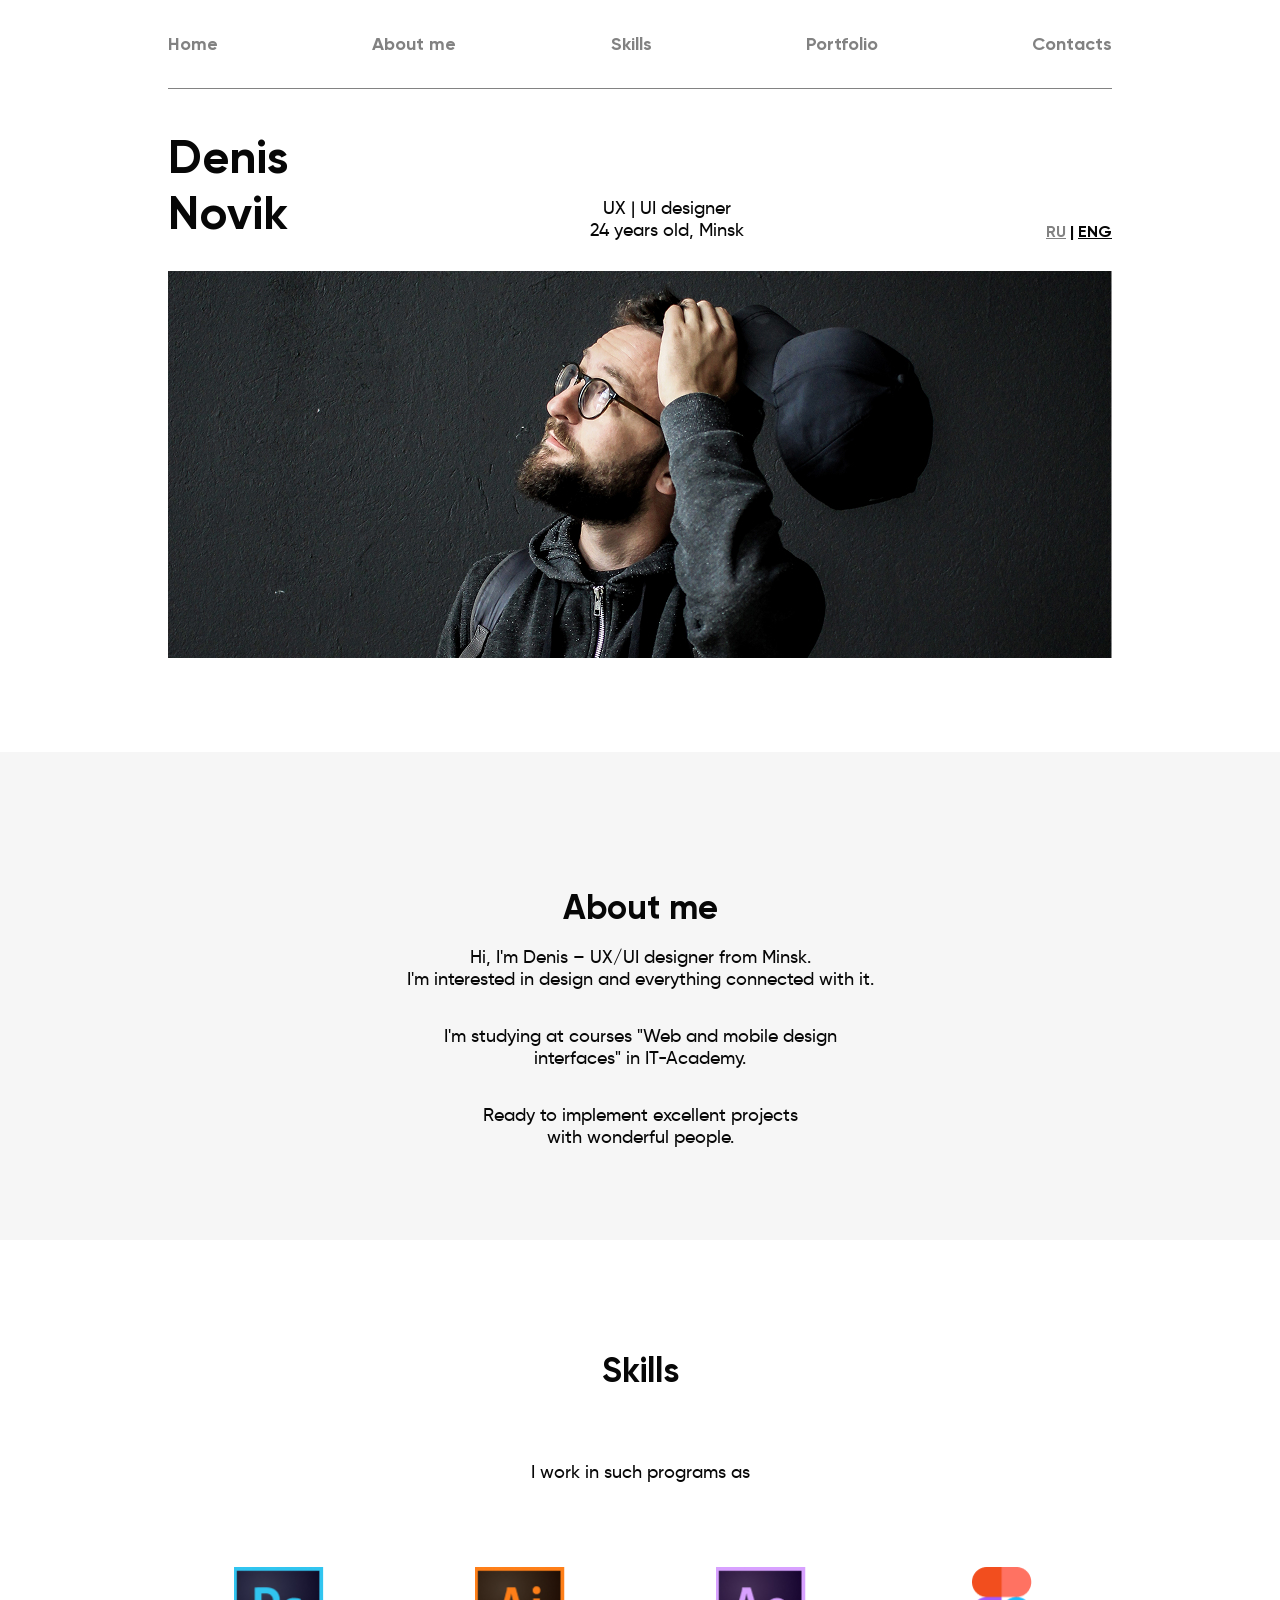
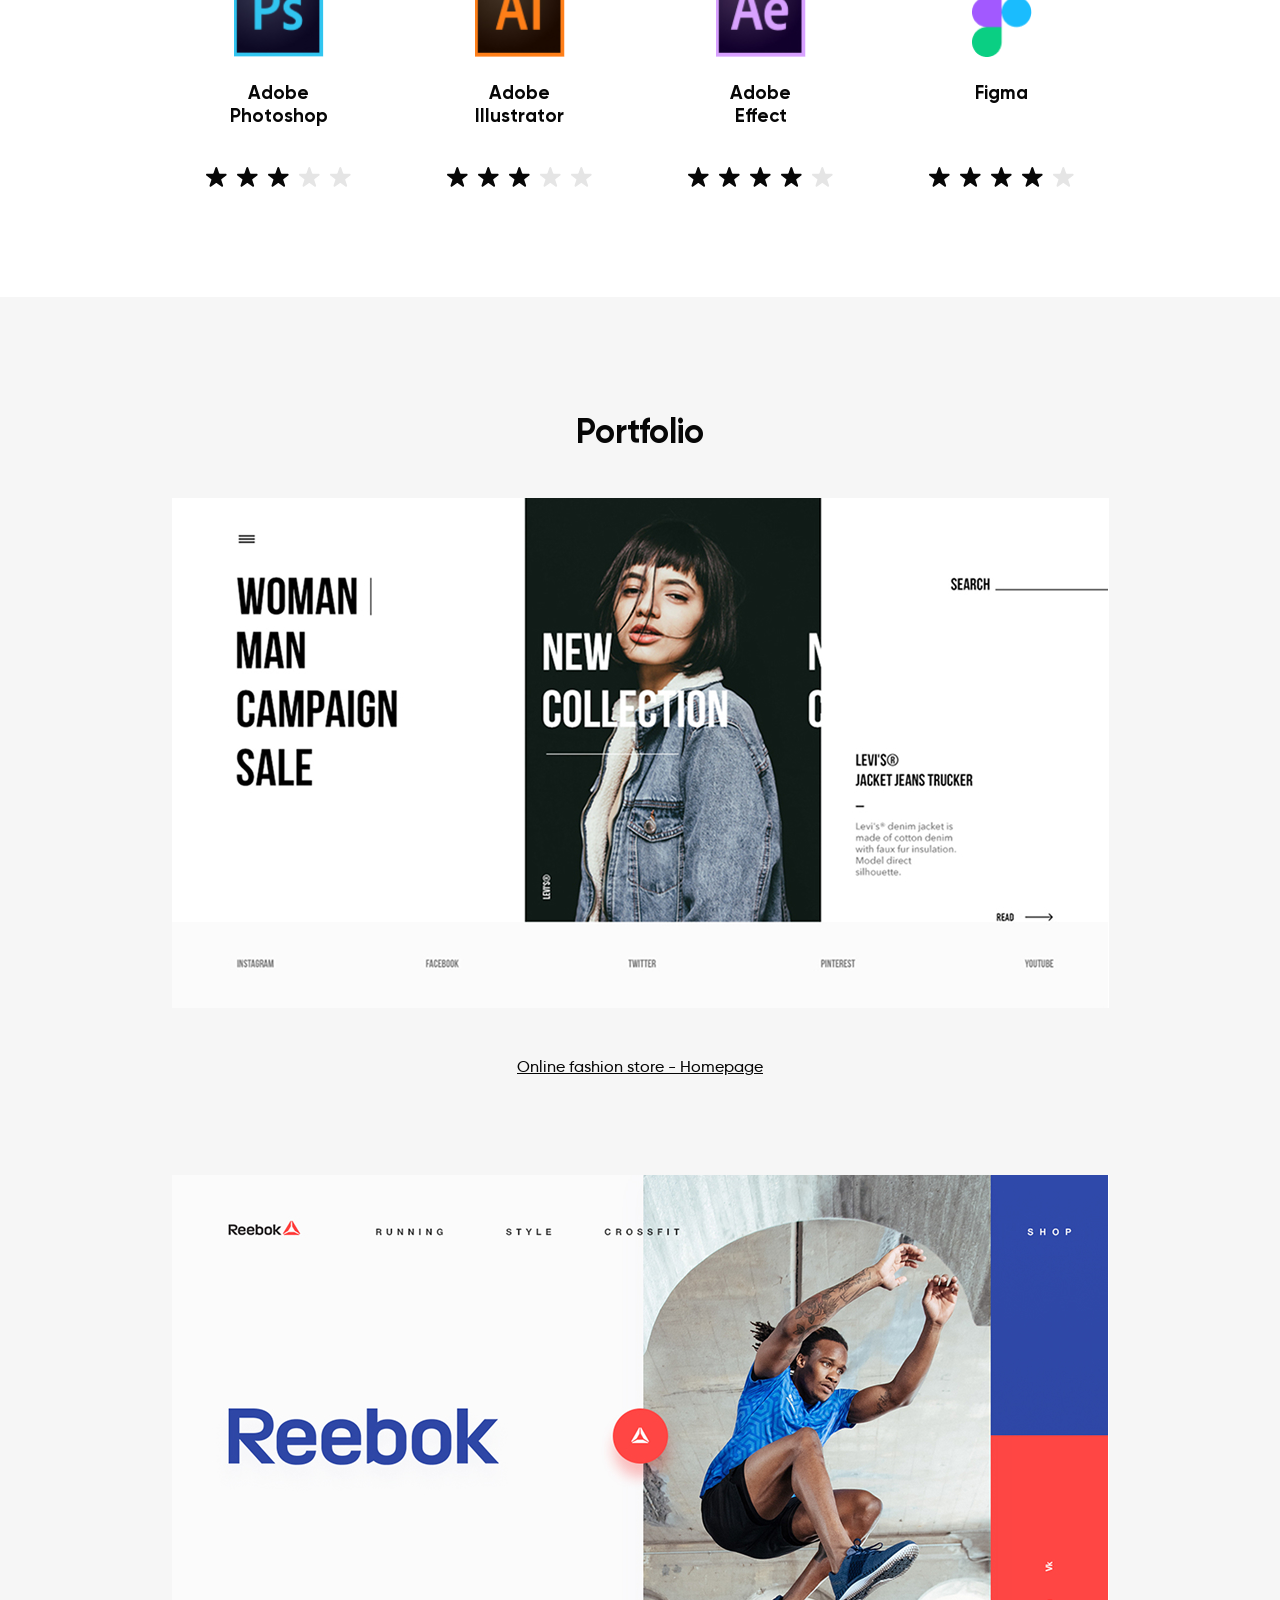
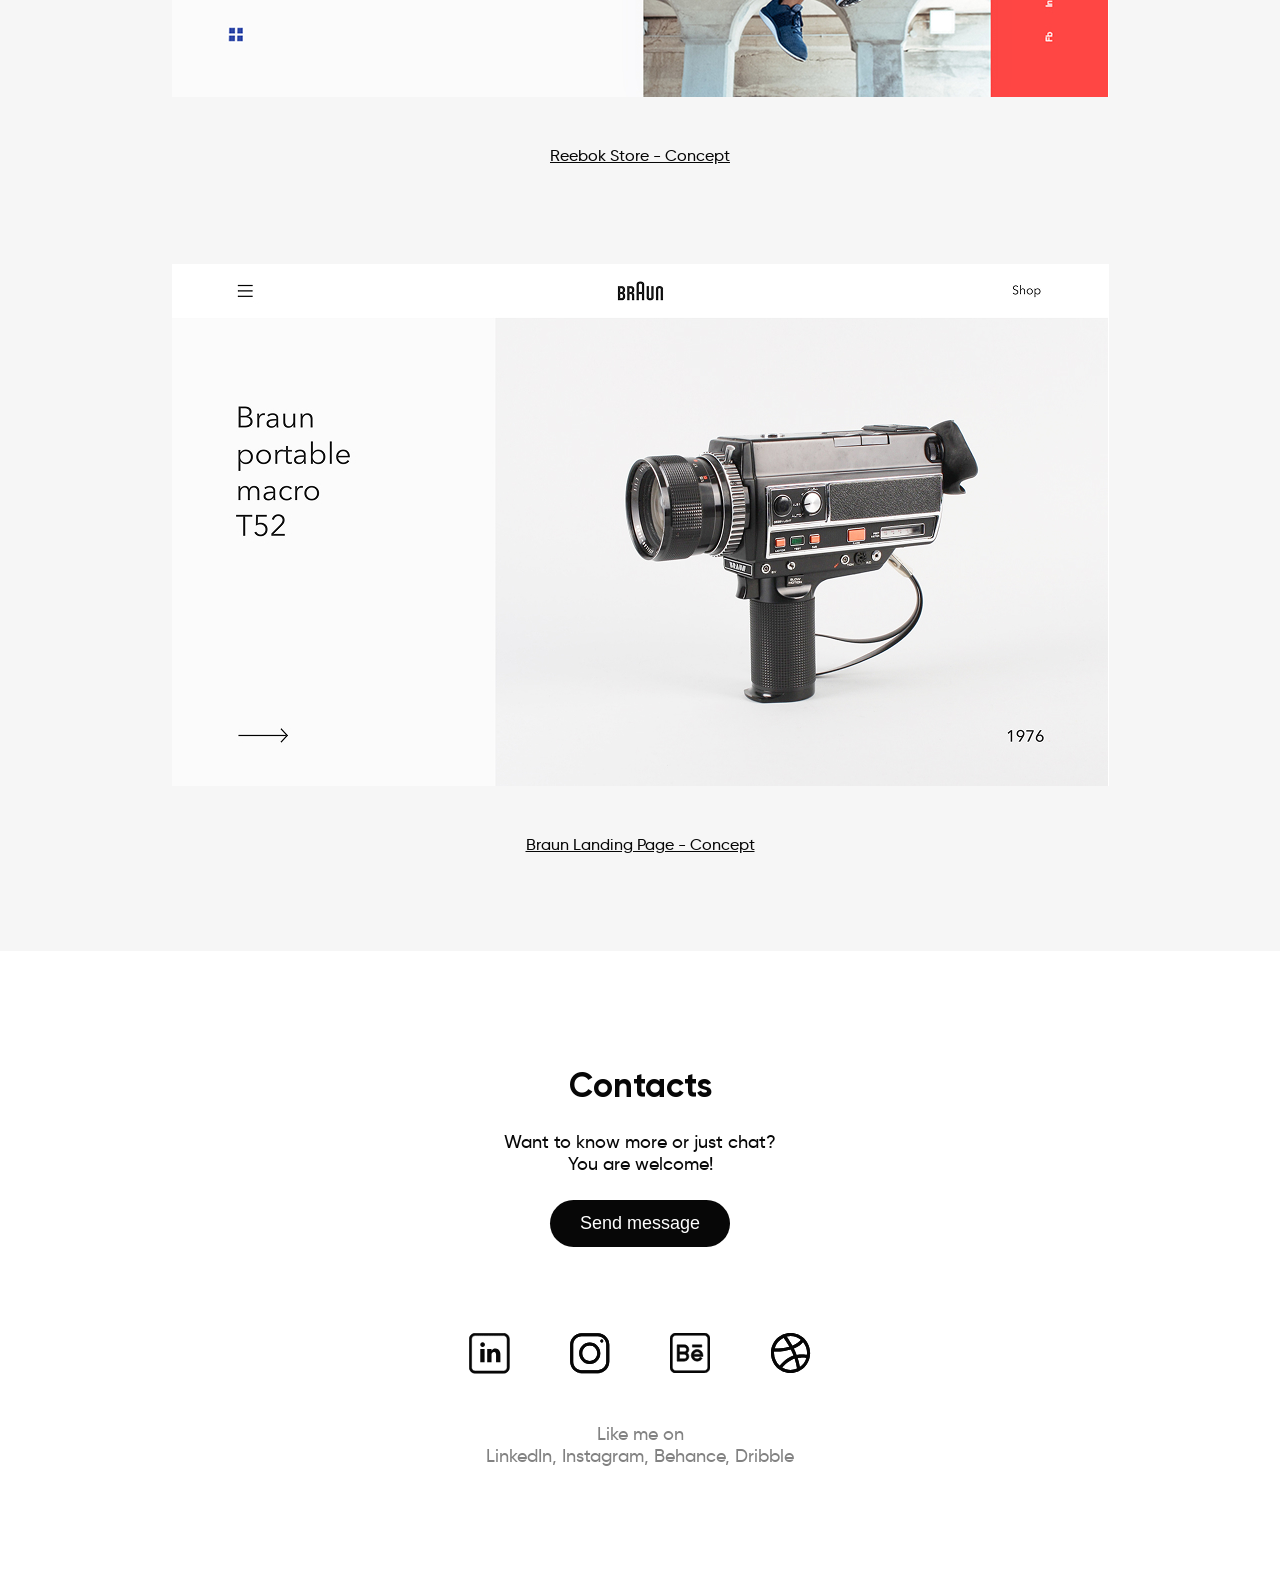
<file: index.html>
<!DOCTYPE html>
<html lang="en">

<head>
  <meta charset="UTF-8">
  <meta name="viewport" content="width=device-width, initial-scale=1.0">
  <title>Portfolio</title>
</head>

<body>
  <script src="./lang.js"></script>
</body>

</html>
</file>
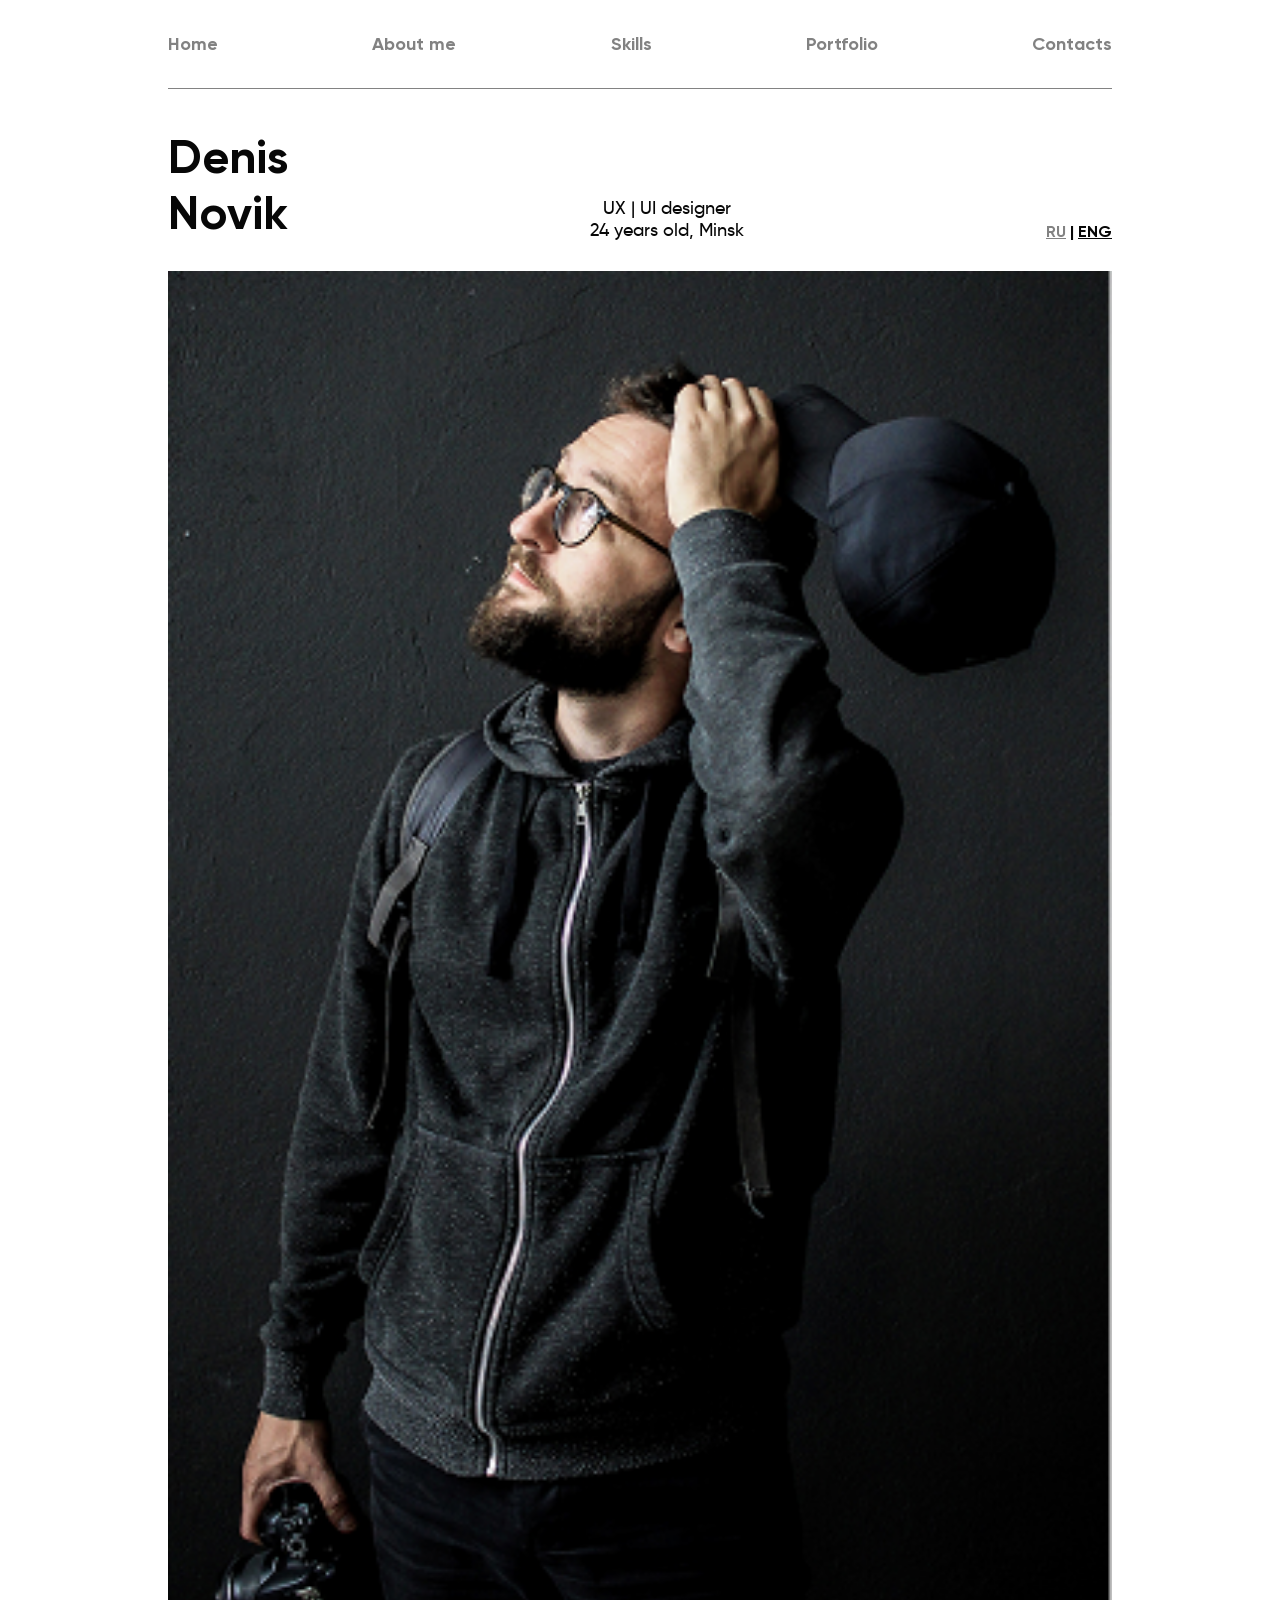
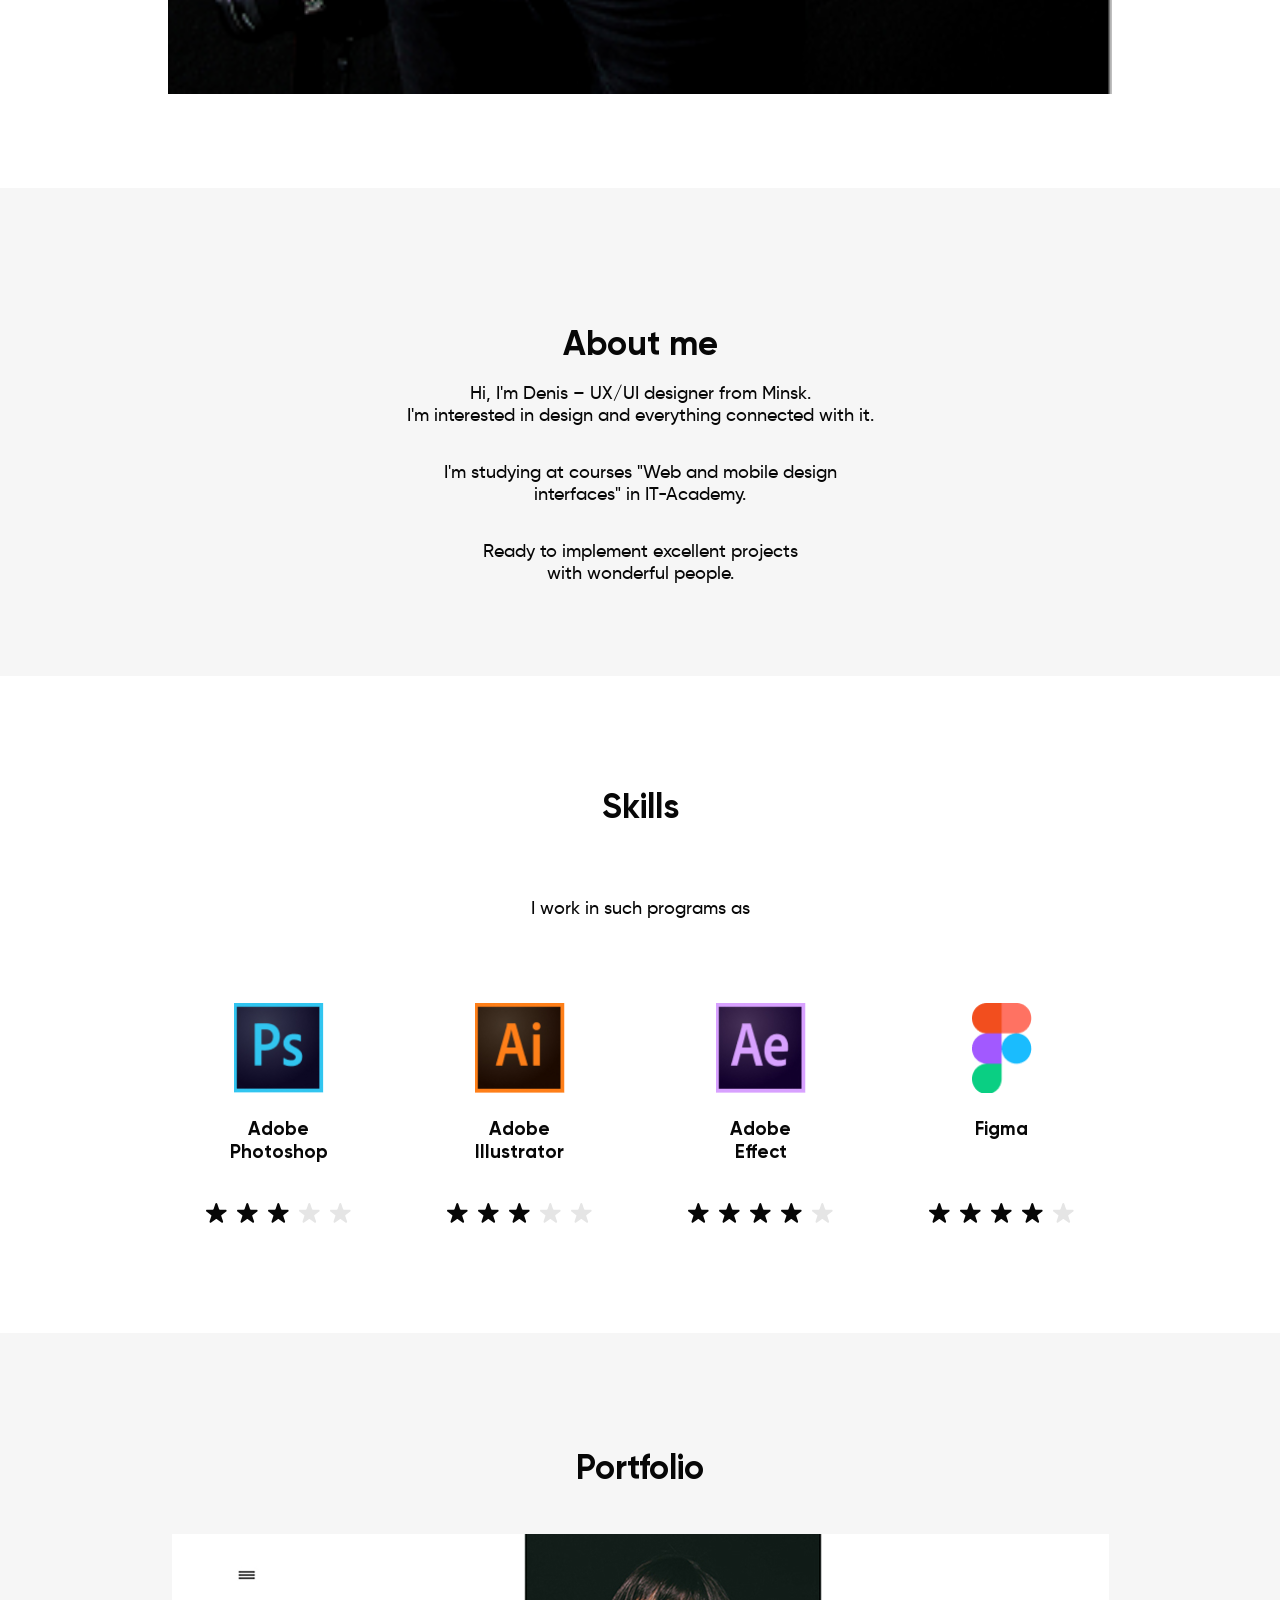
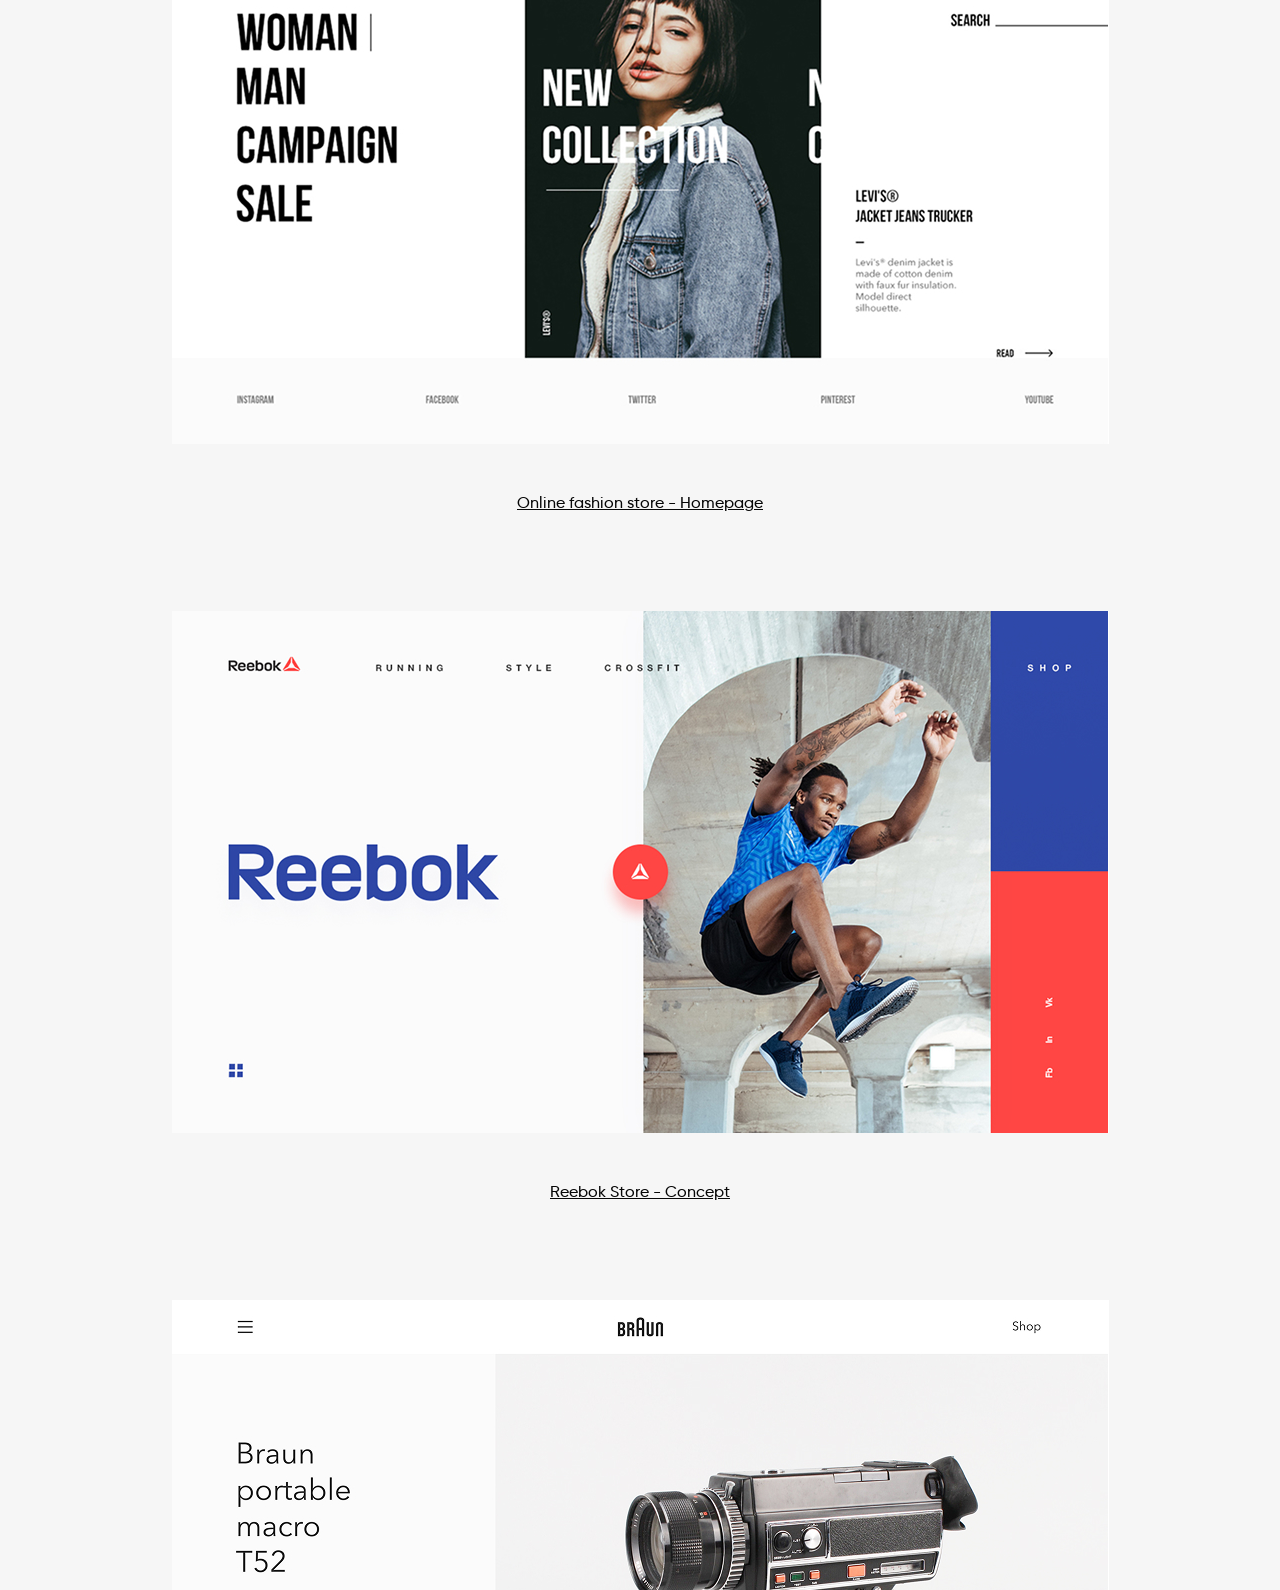
<file: en/index.html>
<!DOCTYPE html>
<html lang="en">

<head>
  <meta charset="UTF-8">
  <meta name="viewport" content="width=device-width, initial-scale=1.0">
  <title>Porfolio</title>
  <link rel="stylesheet" href="../style.css">
</head>

<body>
  <header class="header">
    <div class="header__container container">
      <nav class="nav">
        <ul class="nav__list reset-list">
          <li><a class="nav__link" href="/">Home</a></li>
          <li><a class="nav__link" onclick="showMenu()" href="#about">About me</a></li>
          <li><a class="nav__link" onclick="showMenu()" href="#skills">Skills</a></li>
          <li><a class="nav__link" onclick="showMenu()" href="#portfolio">Portfolio</a></li>
          <li><a class="nav__link" onclick="showMenu()" href="#contacts">Contacts</a></li>
        </ul>
      </nav>
      <div class="lang header__lang">
        <a href="/2-portfolio/ru/" class="lang__btn reset-button">RU</a>
        |
        <a href="/2-portfolio/en/" class="lang__btn lang__btn_active reset-button">ENG</a>
      </div>
    </div>
  </header>
  <main class="main">
    <section class="hero">
      <div class="hero__container container">
        <div class="hero__content">
          <div class="hero__content-inner">
            <h2 class="hero__title">
              Denis <br> Novik
            </h2>
            <p class="hero__description text">
              UX | UI designer <br>
              24 years old, Minsk
            </p>
          </div>
          <button class="burger reset-button" onclick="showMenu()">
            <span></span>
            <span></span>
            <span></span>
          </button>
          <div class="lang hero__lang">
            <a href="/2-portfolio/ru/" class="lang__btn reset-button">RU</a>
            |
            <a href="/2-portfolio/en/" class="lang__btn lang__btn_active reset-button">ENG</a>
          </div>
        </div>
        <picture>
          <source media="(min-width: 768px)" srcset="../img/hero/desktop.jpg">
          <img class="hero__img" src="../img/hero/mobile.jpg" alt="">
        </picture>
      </div>
    </section>
    <section class="about" id="about">
      <div class="about__container text container">
        <h2 class="about__title title">About me</h2>
        <p class="about__text">
          Hi, I'm Denis – UX/UI designer from Minsk. <br>
          I'm interested in design and everything connected with it.
        </p>
        <p class="about__text">
          I'm studying at courses "Web and mobile design <br>
          interfaces" in IT-Academy.
        </p>
        <p class="about__text">
          Ready to implement excellent projects <br>
          with wonderful people.
        </p>
      </div>
    </section>
    <section class="skills" id="skills">
      <div class="skills__container container">
        <h2 class="skills__title title">Skills</h2>
        <p class="skills__text text">I work in such programs as</p>
        <ul class="skills__list reset-list">
          <li>
            <img width="90" height="90" src="../img/skills/ps.jpg" alt="PhotoShop">
            <h3 class="skills__item-title">Adobe <br> Photoshop</h3>
            <ul class="skills__item-list-star reset-list">
              <li>
                <img src="../svg/star.svg" alt="">
              </li>
              <li>
                <img src="../svg/star.svg" alt="">
              </li>
              <li>
                <img src="../svg/star.svg" alt="">
              </li>
              <li>
                <img src="../svg/star-light.svg" alt="">
              </li>
              <li>
                <img src="../svg/star-light.svg" alt="">
              </li>
            </ul>
          </li>
          <li>
            <img width="90" height="90" src="../img/skills/ai.jpg" alt="Adobe Illustrator">
            <h3 class="skills__item-title">Adobe <br> Illustrator</h3>
            <ul class="skills__item-list-star reset-list">
              <li>
                <img src="../svg/star.svg" alt="">
              </li>
              <li>
                <img src="../svg/star.svg" alt="">
              </li>
              <li>
                <img src="../svg/star.svg" alt="">
              </li>
              <li>
                <img src="../svg/star-light.svg" alt="">
              </li>
              <li>
                <img src="../svg/star-light.svg" alt="">
              </li>
            </ul>
          </li>
          <li>
            <img width="90" height="90" src="../img/skills/ae.jpg" alt="Adobe Effect">
            <h3 class="skills__item-title">Adobe <br> Effect</h3>
            <ul class="skills__item-list-star reset-list">
              <li>
                <img src="../svg/star.svg" alt="">
              </li>
              <li>
                <img src="../svg/star.svg" alt="">
              </li>
              <li>
                <img src="../svg/star.svg" alt="">
              </li>
              <li>
                <img src="../svg/star.svg" alt="">
              </li>
              <li>
                <img src="../svg/star-light.svg" alt="">
              </li>
            </ul>
          </li>
          <li>
            <img width="60" height="90" src="../img/skills/figma.png" alt="Figma">
            <h3 class="skills__item-title">Figma</h3>
            <ul class="skills__item-list-star reset-list">
              <li>
                <img src="../svg/star.svg" alt="">
              </li>
              <li>
                <img src="../svg/star.svg" alt="">
              </li>
              <li>
                <img src="../svg/star.svg" alt="">
              </li>
              <li>
                <img src="../svg/star.svg" alt="">
              </li>
              <li>
                <img src="../svg/star-light.svg" alt="">
              </li>
            </ul>
          </li>
        </ul>
      </div>
    </section>
    <section class="portfolio" id="portfolio">
      <div class="portfolio__container container">
        <h2 class="portfolio__title title">Portfolio</h2>
        <ul class="portfolio__list reset-list">
          <li class="portfolio__item">
            <img class="portfolio__img" src="../img/portfolio/fashion-store.jpg" alt="">
            <a class="portfolio__link" href="#">Online fashion store - Homepage</a>
          </li>
          <li class="portfolio__item">
            <img class="portfolio__img" src="../img/portfolio/reebok_web.jpg" alt="">
            <a class="portfolio__link" href="#">Reebok Store - Concept</a>
          </li>
          <li class="portfolio__item">
            <img class="portfolio__img" src="../img/portfolio/braun-landing-page.jpg" alt="">
            <a class="portfolio__link" href="#">Braun Landing Page - Concept</a>
          </li>
        </ul>
      </div>
    </section>
    <section class="contact" id="contacts">
      <div class="contact__container container">
        <h2 class="contact__title title">Contacts</h2>
        <p class="contact__text text">
          Want to know more or just chat? <br>
          You are welcome!
        </p>
        <button class="contact__btn reset-button text" onclick="dialog.showModal()">Send message</button>
      </div>
    </section>
  </main>
  <footer class="footer">
    <div class="footer__container container">
      <ul class="footer__list reset-list">
        <li>
          <a class="footer__link" href="#">
            <img src="../svg/linkedin.svg" alt="">
          </a>
        </li>
        <li>
          <a class="footer__link" href="#">
            <img src="../svg/instagram.svg" alt="">
          </a>
        </li>
        <li>
          <a class="footer__link" href="#">
            <img src="../svg/behance.svg" alt="">
          </a>
        </li>
        <li>
          <a class="footer__link" href="#">
            <img src="../svg/dribble.svg" alt="">
          </a>
        </li>
      </ul>
      <p class="footer__copyright text">
        Like me on <br>
        LinkedIn, Instagram, Behance, Dribble
      </p>
    </div>
  </footer>
  <dialog class="dialog" id="dialog">
    <div class="dialog__close-box">
      <button class="dialog__close" onclick="dialog.close()">X</button>
    </div>
    <form class="dialog__form" action="https://api.web3forms.com/submit" method="POST">
      <input type="hidden" name="access_key" value="63809841-c47b-4133-b4d4-454c4babaf0c">
      <div><input type="text" name="name" placeholder="Name" required></div>
      <div><input type="email" name="email" placeholder="Email" required></div>
      <div><textarea name="message" placeholder="Message" required></textarea></div>
      <button type="submit">Submit Form</button>
    </form>
  </dialog>
  <script src="../main.js"></script>
</body>

</html>
</file>
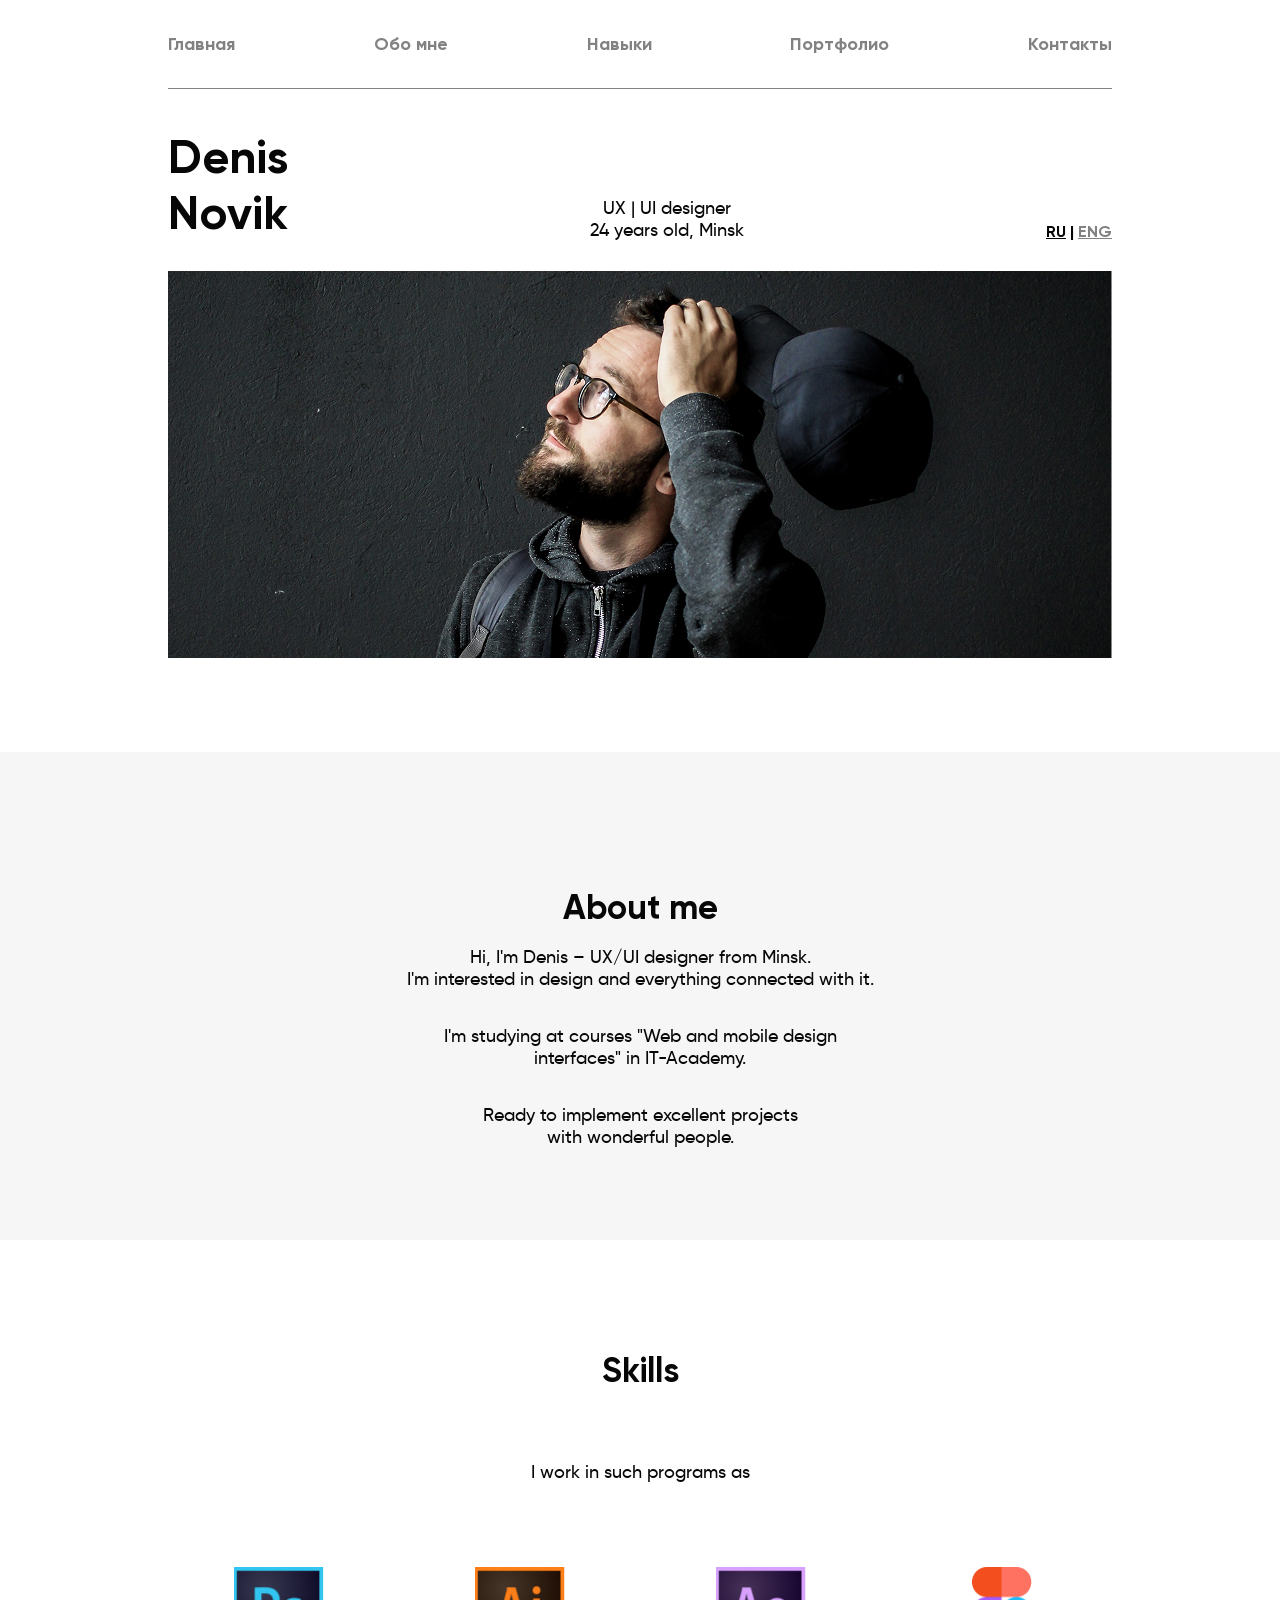
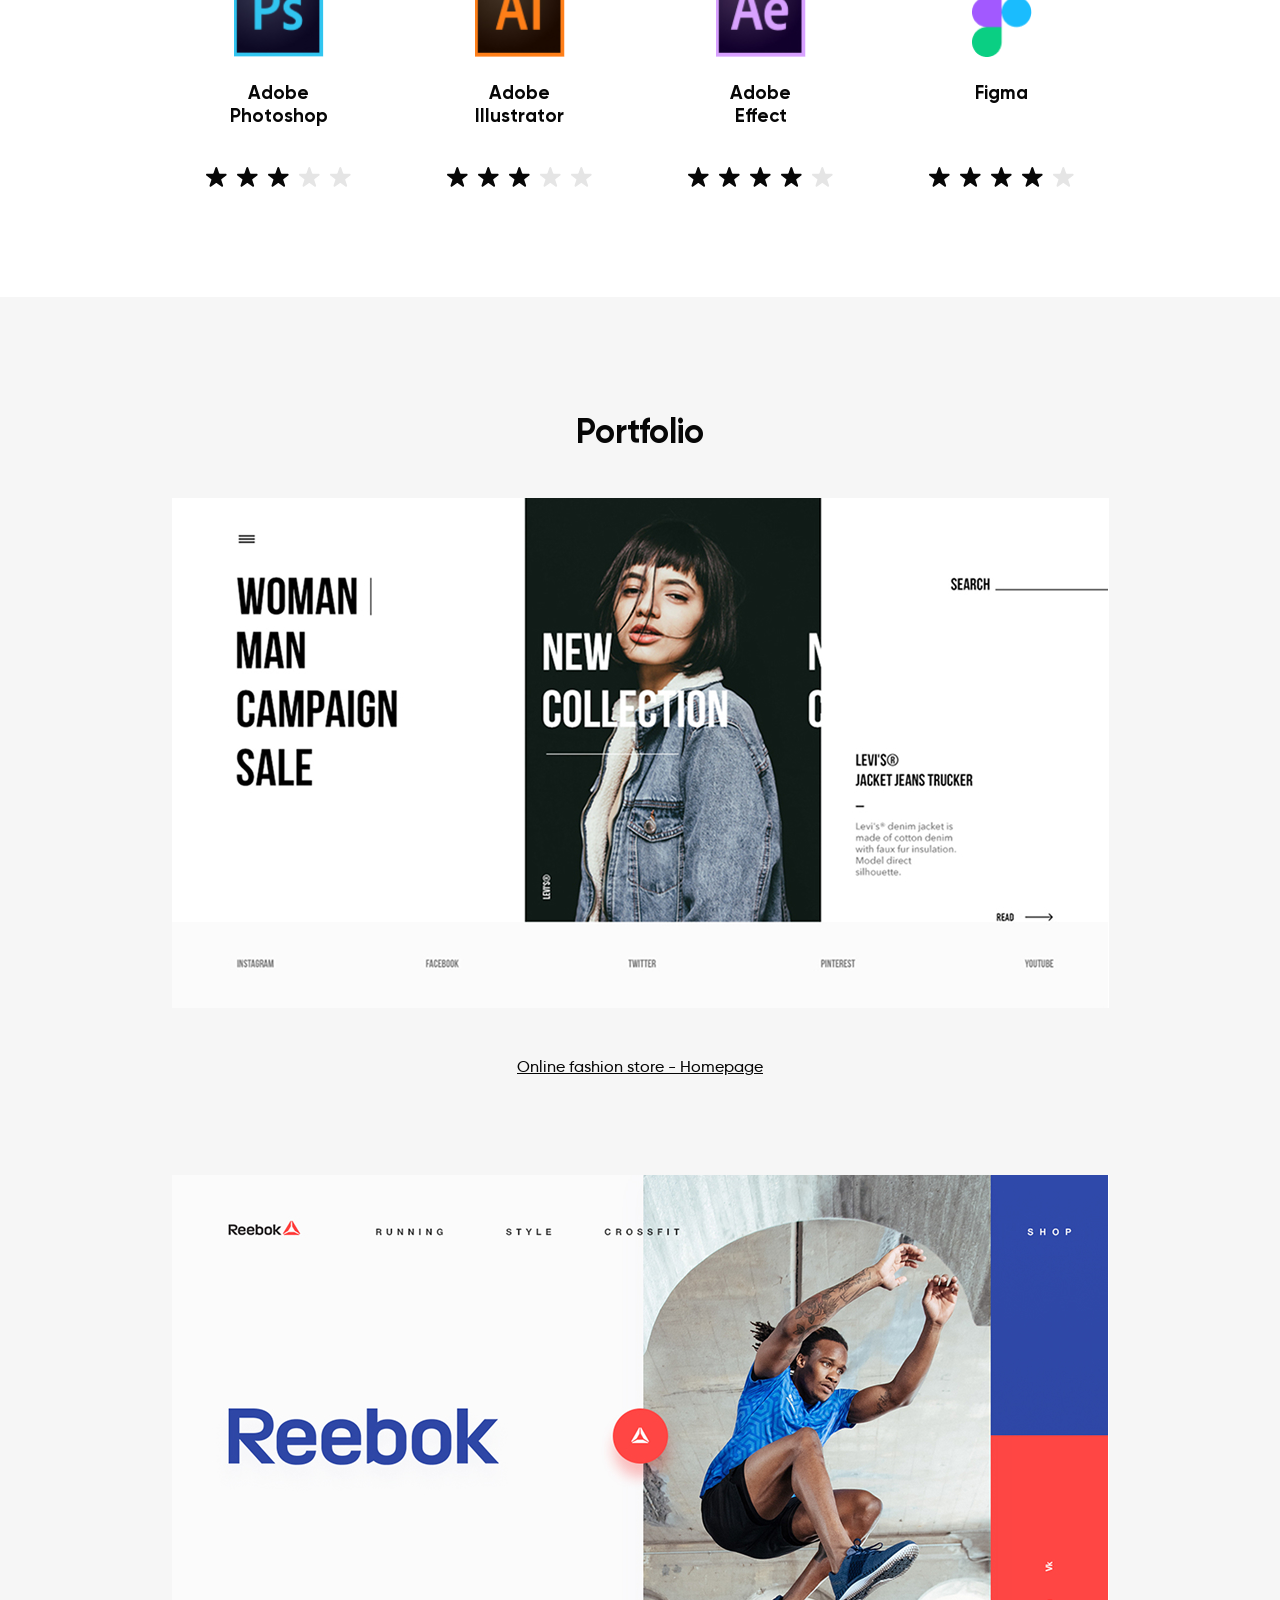
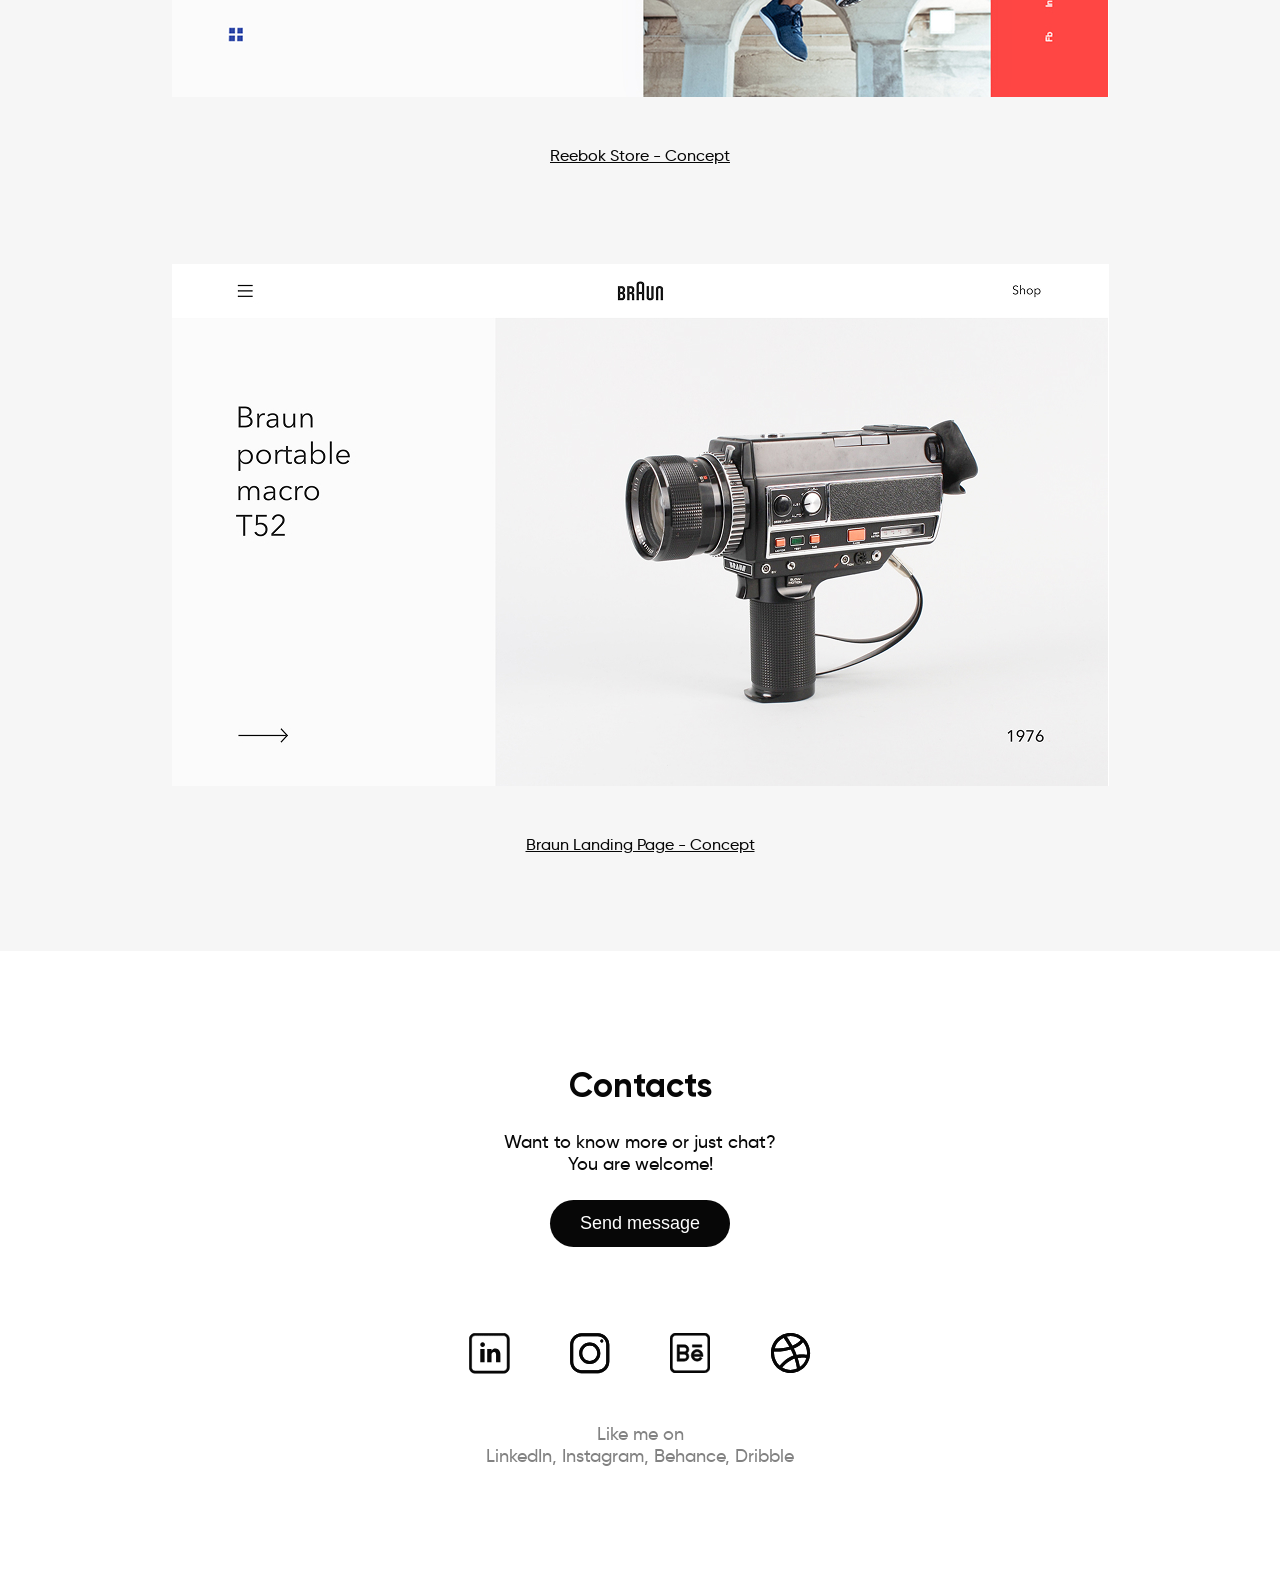
<file: ru/index.html>
<!DOCTYPE html>
<html lang="ru">

<head>
  <meta charset="UTF-8">
  <meta name="viewport" content="width=device-width, initial-scale=1.0">
  <title>Портфолио</title>
  <link rel="stylesheet" href="../style.css">
</head>

<body>
  <header class="header">
    <div class="header__container container">
      <nav class="nav">
        <ul class="nav__list reset-list">
          <li><a class="nav__link" href="/">Главная</a></li>
          <li><a class="nav__link" onclick="showMenu()" href="#about">Обо мне</a></li>
          <li><a class="nav__link" onclick="showMenu()" href="#skills">Навыки</a></li>
          <li><a class="nav__link" onclick="showMenu()" href="#portfolio">Портфолио</a></li>
          <li><a class="nav__link" onclick="showMenu()" href="#contacts">Контакты</a></li>
        </ul>
      </nav>
      <div class="lang header__lang">
        <a href="/2-portfolio/ru/" class="lang__btn lang__btn_active reset-button">RU</a>
        |
        <a href="/2-portfolio/en/" class="lang__btn reset-button">ENG</a>
      </div>
    </div>
  </header>
  <main class="main">
    <section class="hero">
      <div class="hero__container container">
        <div class="hero__content">
          <div class="hero__content-inner">
            <h2 class="hero__title">
              Denis <br> Novik
            </h2>
            <p class="hero__description text">
              UX | UI designer <br>
              24 years old, Minsk
            </p>
          </div>
          <button class="burger reset-button" onclick="showMenu()">
            <span></span>
            <span></span>
            <span></span>
          </button>
          <div class="lang hero__lang">
            <a href="/2-portfolio/ru/" class="lang__btn lang__btn_active reset-button">RU</a>
            |
            <a href="/2-portfolio/en/" class="lang__btn reset-button">ENG</a>
          </div>
        </div>
        <picture>
          <source media="(min-width: 768px)" srcset="../img/hero/desktop.jpg">
          <img class="hero__img" src="../img/hero/mobile.jpg" alt="">
        </picture>
      </div>
    </section>
    <section class="about" id="about">
      <div class="about__container text container">
        <h2 class="about__title title">About me</h2>
        <p class="about__text">
          Hi, I'm Denis – UX/UI designer from Minsk. <br>
          I'm interested in design and everything connected with it.
        </p>
        <p class="about__text">
          I'm studying at courses "Web and mobile design <br>
          interfaces" in IT-Academy.
        </p>
        <p class="about__text">
          Ready to implement excellent projects <br>
          with wonderful people.
        </p>
      </div>
    </section>
    <section class="skills" id="skills">
      <div class="skills__container container">
        <h2 class="skills__title title">Skills</h2>
        <p class="skills__text text">I work in such programs as</p>
        <ul class="skills__list reset-list">
          <li>
            <img width="90" height="90" src="../img/skills/ps.jpg" alt="PhotoShop">
            <h3 class="skills__item-title">Adobe <br> Photoshop</h3>
            <ul class="skills__item-list-star reset-list">
              <li>
                <img src="../svg/star.svg" alt="">
              </li>
              <li>
                <img src="../svg/star.svg" alt="">
              </li>
              <li>
                <img src="../svg/star.svg" alt="">
              </li>
              <li>
                <img src="../svg/star-light.svg" alt="">
              </li>
              <li>
                <img src="../svg/star-light.svg" alt="">
              </li>
            </ul>
          </li>
          <li>
            <img width="90" height="90" src="../img/skills/ai.jpg" alt="Adobe Illustrator">
            <h3 class="skills__item-title">Adobe <br> Illustrator</h3>
            <ul class="skills__item-list-star reset-list">
              <li>
                <img src="../svg/star.svg" alt="">
              </li>
              <li>
                <img src="../svg/star.svg" alt="">
              </li>
              <li>
                <img src="../svg/star.svg" alt="">
              </li>
              <li>
                <img src="../svg/star-light.svg" alt="">
              </li>
              <li>
                <img src="../svg/star-light.svg" alt="">
              </li>
            </ul>
          </li>
          <li>
            <img width="90" height="90" src="../img/skills/ae.jpg" alt="Adobe Effect">
            <h3 class="skills__item-title">Adobe <br> Effect</h3>
            <ul class="skills__item-list-star reset-list">
              <li>
                <img src="../svg/star.svg" alt="">
              </li>
              <li>
                <img src="../svg/star.svg" alt="">
              </li>
              <li>
                <img src="../svg/star.svg" alt="">
              </li>
              <li>
                <img src="../svg/star.svg" alt="">
              </li>
              <li>
                <img src="../svg/star-light.svg" alt="">
              </li>
            </ul>
          </li>
          <li>
            <img width="60" height="90" src="../img/skills/figma.png" alt="Figma">
            <h3 class="skills__item-title">Figma</h3>
            <ul class="skills__item-list-star reset-list">
              <li>
                <img src="../svg/star.svg" alt="">
              </li>
              <li>
                <img src="../svg/star.svg" alt="">
              </li>
              <li>
                <img src="../svg/star.svg" alt="">
              </li>
              <li>
                <img src="../svg/star.svg" alt="">
              </li>
              <li>
                <img src="../svg/star-light.svg" alt="">
              </li>
            </ul>
          </li>
        </ul>
      </div>
    </section>
    <section class="portfolio" id="portfolio">
      <div class="portfolio__container container">
        <h2 class="portfolio__title title">Portfolio</h2>
        <ul class="portfolio__list reset-list">
          <li class="portfolio__item">
            <img class="portfolio__img" src="../img/portfolio/fashion-store.jpg" alt="">
            <a class="portfolio__link" href="#">Online fashion store - Homepage</a>
          </li>
          <li class="portfolio__item">
            <img class="portfolio__img" src="../img/portfolio/reebok_web.jpg" alt="">
            <a class="portfolio__link" href="#">Reebok Store - Concept</a>
          </li>
          <li class="portfolio__item">
            <img class="portfolio__img" src="../img/portfolio/braun-landing-page.jpg" alt="">
            <a class="portfolio__link" href="#">Braun Landing Page - Concept</a>
          </li>
        </ul>
      </div>
    </section>
    <section class="contact" id="contacts">
      <div class="contact__container container">
        <h2 class="contact__title title">Contacts</h2>
        <p class="contact__text text">
          Want to know more or just chat? <br>
          You are welcome!
        </p>
        <button class="contact__btn reset-button text" onclick="dialog.showModal()">Send message</button>
      </div>
    </section>
  </main>
  <footer class="footer">
    <div class="footer__container container">
      <ul class="footer__list reset-list">
        <li>
          <a class="footer__link" href="#">
            <img src="../svg/linkedin.svg" alt="">
          </a>
        </li>
        <li>
          <a class="footer__link" href="#">
            <img src="../svg/instagram.svg" alt="">
          </a>
        </li>
        <li>
          <a class="footer__link" href="#">
            <img src="../svg/behance.svg" alt="">
          </a>
        </li>
        <li>
          <a class="footer__link" href="#">
            <img src="../svg/dribble.svg" alt="">
          </a>
        </li>
      </ul>
      <p class="footer__copyright text">
        Like me on <br>
        LinkedIn, Instagram, Behance, Dribble
      </p>
    </div>
  </footer>
  <dialog class="dialog" id="dialog">
    <div class="dialog__close-box">
      <button class="dialog__close" onclick="dialog.close()">X</button>
    </div>
    <form class="dialog__form" action="https://api.web3forms.com/submit" method="POST">
      <input type="hidden" name="access_key" value="63809841-c47b-4133-b4d4-454c4babaf0c">
      <div><input type="text" name="name" placeholder="Name" required></div>
      <div><input type="email" name="email" placeholder="Email" required></div>
      <div><textarea name="message" placeholder="Message" required></textarea></div>
      <button type="submit">Submit Form</button>
    </form>
  </dialog>
  <script src="../main.js"></script>
</body>

</html>
</file>
<file: style.css>
@font-face {
  font-family: Gilroy;
  src: url(./fonts/Gilroy-Bold.woff2) format(woff2);
  font-style: normal;
  font-weight: 700;
  font-display: swap;
}
@font-face {
  font-family: Gilroy;
  src: url(./fonts/Gilroy-Medium.woff2) format(woff2);
  font-style: normal;
  font-weight: 500;
  font-display: swap;
}
:root {
  --black: #070707;
  --light: #828282;
  --font-family: Gilroy;
}
/* global */
* {
  box-sizing: border-box;
}
html {
  height: 100%;
  font-family: var(--font-family);
  scroll-behavior: smooth;
}
body {
  height: 100%;
  margin: 0;
  color: var(--black);
}

h2,
h3,
p {
  margin: 0;
}

img {
  max-width: 100%;
  object-fit: cover;
}

a {
  color: inherit;
}
/* reset class */
.reset-list {
  list-style: none;
  padding: 0;
  margin: 0;
}
.reset-button {
  padding: 0;
  border: none;
  background: transparent;
  cursor: pointer;
}
/* repeat class */
.title {
  font-weight: 700;
  font-size: 34px;
  text-align: center;
  color: var(--black);
}
.text {
  font-weight: 500;
  font-size: 18px;
  text-align: center;
  color: var(--black);
}
.container {
  max-width: 976px;
  padding-inline: 16px;
  margin-inline: auto;
}

/* header */
.header {
  position: fixed;
  top: -100%;
  bottom: 100%;
  left: 0;
  right: 0;
  z-index: 100;
  overflow: auto;
  padding: 68px 26px 57px;
  background-color: white;
  transition:
    top 0.5s,
    bottom 0.5s;
}
.header_active {
  top: 0;
  bottom: 0;
}
.header__container {
  display: flex;
  flex-direction: column;
  justify-content: space-between;
}
.header__lang {
  margin-inline-start: auto;
  writing-mode: sideways-rl;
  font-size: 34px;
  button {
    font-size: 34px;
  }
}
.nav {
}
.nav__list {
  display: flex;
  flex-direction: column;
  justify-content: space-between;
  /* border-bottom: 1px solid var(--light); */
}
.nav__link {
  display: inline-block;
  padding-block: 33px;
  font-weight: 700;
  font-size: 34px;
  color: var(--light);
  text-decoration: none;
  &:hover {
    color: var(--black);
  }
}
.main {
}
/* hero */
.hero {
  padding-block-start: 68px;
  padding-block-end: 90px;
}
.hero__container {
}
.hero__content {
  display: flex;
  justify-content: space-between;
  align-items: end;
  margin-block-end: 30px;
}
.hero__content-inner {
  display: grid;
  gap: 20px;
}
.hero__title {
  font-size: 47px;
}
.hero__description {
}

.burger {
  z-index: 101;
  align-self: start;
  position: relative;
  width: 33px;
  height: 20px;

  span {
    position: absolute;
    left: 0;
    right: 0;
    width: 100%;
    height: 2px;
    background-color: var(--black);

    &:nth-child(1) {
      top: 0;
    }
    &:nth-child(2) {
      top: 50%;
      transform: translateY(-50%);
    }
    &:nth-child(3) {
      bottom: 0;
    }
  }
}

.hero__lang {
  display: none;
  writing-mode: sideways-lr;
}
.lang {
  font-weight: 700;
}
.lang__btn {
  font-weight: 700;
  color: var(--light);
}
.lang__btn_active {
  color: var(--black);
}
.hero__img {
  width: 100%;
}

/* about */
.about {
  padding-block-start: 135px;
  padding-block-end: 92px;
  background-color: #f6f6f6;
}
.about__container {
}
.about__title {
  margin-block-end: 18px;
}
.about__text {
  &:not(:last-child) {
    margin-bottom: 35px;
  }
}

/* skills */
.skills {
  padding-block: 110px;
}
.skills__container {
}
.skills__title {
  margin-bottom: 70px;
}
.skills__text {
  margin-block-end: 84px;
}
.skills__list {
  display: grid;
  grid-template-columns: repeat(auto-fit, minmax(170px, 1fr));
  gap: 20px;
  row-gap: 82px;
  justify-content: space-between;
  text-align: center;
  li {
    display: flex;
    flex-direction: column;
    align-items: center;
  }
}
.skills__item-title {
  margin-block-start: 24px;
  margin-block-end: 40px;
}
.skills__item-list-star {
  display: flex;
  gap: 10px;
  margin-block-start: auto;
}
.portfolio {
  padding-block-start: 114px;
  padding-block-end: 97px;
  background-color: #f6f6f6;
  text-align: center;
}
.portfolio__container {
}
.portfolio__title {
  margin-block-end: 46px;
}
.portfolio__list {
  display: grid;
  gap: 99px;
}
.portfolio__item {
}
.portfolio__img {
  margin-block-end: 45px;
}
.portfolio__link {
}
.contact {
  padding-block-start: 114px;
  padding-block-end: 86px;
  text-align: center;
}
.contact__container {
}
.contact__title {
  margin-block-end: 25px;
}
.contact__text {
  margin-block-end: 25px;
}
.contact__btn {
  padding: 13px 30px;
  border-radius: 30px;
  background-color: var(--black);
  color: white;
}
.footer {
  padding-block-end: 123px;
}
.footer__container {
}
.footer__list {
  display: flex;
  justify-content: space-between;
  max-width: 343px;
  margin: 0 auto;
  margin-block-end: 45px;
}
.footer__link {
}
.footer__copyright {
  text-align: center;
  color: var(--light);
}

.dialog {
}
.dialog__close-box {
  display: flex;
  justify-content: end;
}
.dialog__close {
  width: 30px;
  height: 30px;
}
.dialog__form {
  display: grid;
}

@media (min-width: 768px) {
  .header {
    position: static;
    padding: 0;
  }
  .nav__list {
    flex-direction: row;
    border-bottom: 1px solid var(--light);
  }
  .header__lang {
    display: none;
  }
  .nav__link {
    font-size: 18px;
  }
  .hero {
    padding-block-start: 40px;
  }
  .hero__content-inner {
    display: contents;
  }
  .hero__lang {
    display: block;
  }
  .burger {
    display: none;
  }
}
</file>
